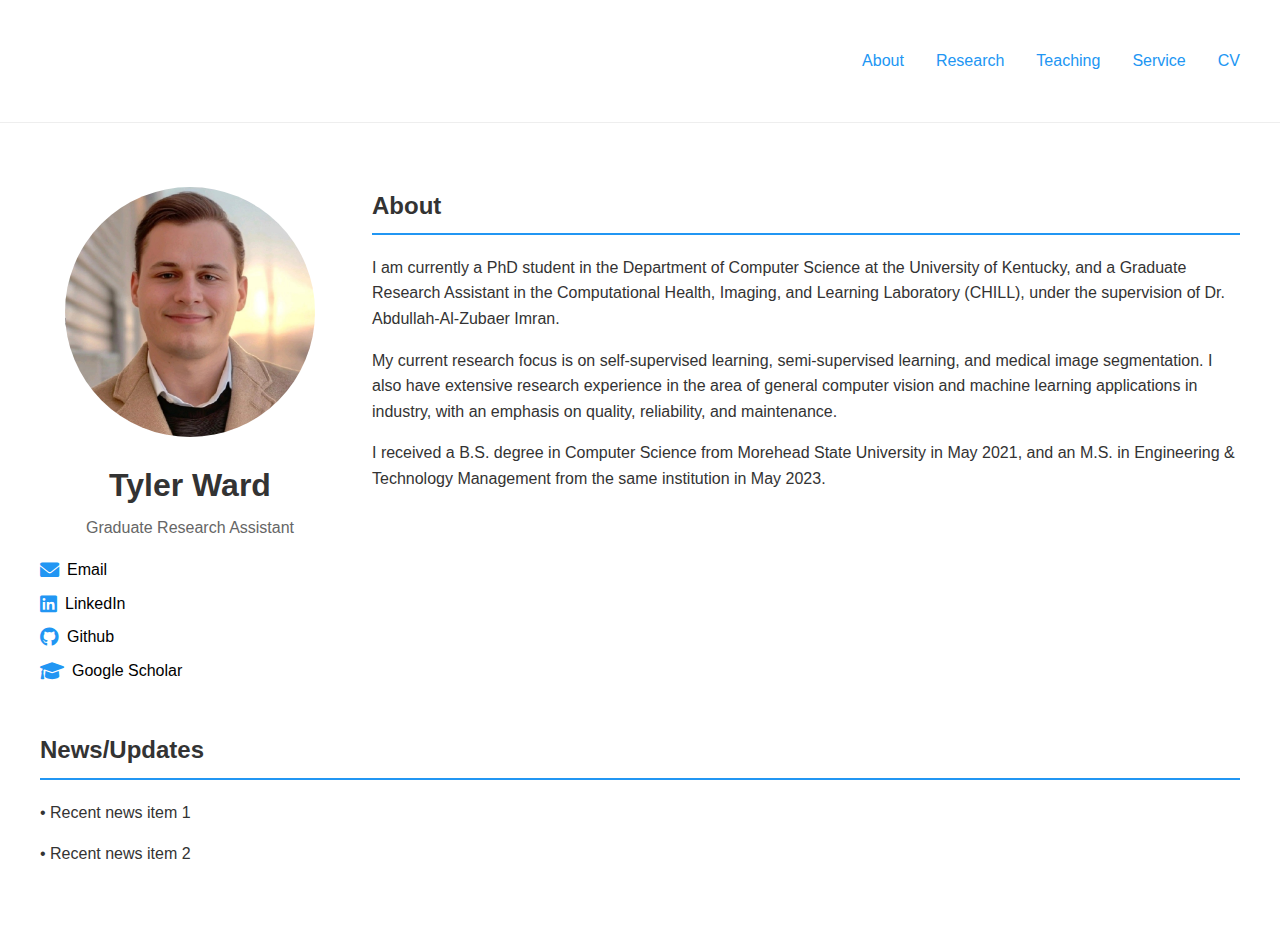
<file: index.html>
<!DOCTYPE html>
<html lang="en">
<head>
    <meta charset="UTF-8">
    <meta name="viewport" content="width=device-width, initial-scale=1.0">
    <title>Tyler Ward - Academic Portfolio</title>
    <link rel="stylesheet" href="assets/css/style.css">
    <link rel="stylesheet" href="https://cdnjs.cloudflare.com/ajax/libs/font-awesome/6.0.0-beta3/css/all.min.css">
</head>
<body>
    <nav>
        <div class="container">
            <ul>
                <li><a href="index.html">About</a></li>
                <li><a href="research.html">Research</a></li>
                <li><a href="teaching.html">Teaching</a></li>
                <li><a href="service.html">Service</a></li>
                <li><a href="cv.html">CV</a></li>
            </ul>
        </div>
    </nav>
    <main class="container">
        <div class="profile-section">
            <div class="profile-container">
                <img src="assets/images/tyler-fotor-20250109184119.png" alt="Profile Photo" class="profile-image">
                <h1>Tyler Ward</h1>
                <h2>Graduate Research Assistant</h2>
                <ul class="social-links">
                    <li><a href="mailto:tbwa233@uky.edu"><i class="fas fa-envelope"></i> Email</a></li>
                    <li><a href="https://linkedin.com/in/tyler-ward-6a5770192"><i class="fab fa-linkedin"></i> LinkedIn</a></li>
                    <li><a href="https://github.com/tbwa233"><i class="fab fa-github"></i> Github</a></li>
                    <li><a href="https://scholar.google.com/citations?user=F8d_ZhIAAAAJ&hl=en&oi=ao"><i class="fas fa-graduation-cap"></i> Google Scholar</a></li>
                </ul>
            </div>
            <div class="profile-info">
                <h2>About</h2>
                <div class="about-content">
                    <p>I am currently a PhD student in the Department of Computer Science at the University of Kentucky, and a Graduate Research Assistant in the Computational Health, Imaging, and Learning Laboratory (CHILL), under the supervision of Dr. Abdullah-Al-Zubaer Imran.</p>
                    <p>My current research focus is on self-supervised learning, semi-supervised learning, and medical image segmentation. I also have extensive research experience in the area of general computer vision and machine learning applications in industry, with an emphasis on quality, reliability, and maintenance.</p>
                    <p>I received a B.S. degree in Computer Science from Morehead State University in May 2021, and an M.S. in Engineering & Technology Management from the same institution in May 2023.</p>
                </div>
            </div>
        </div>
        <section class="section" id="news">
            <h2>News/Updates</h2>
            <div class="news-item">
                <p>• Recent news item 1</p>
            </div>
            <div class="news-item">
                <p>• Recent news item 2</p>
            </div>
        </section>
    </main>
</body>
</html>
</file>
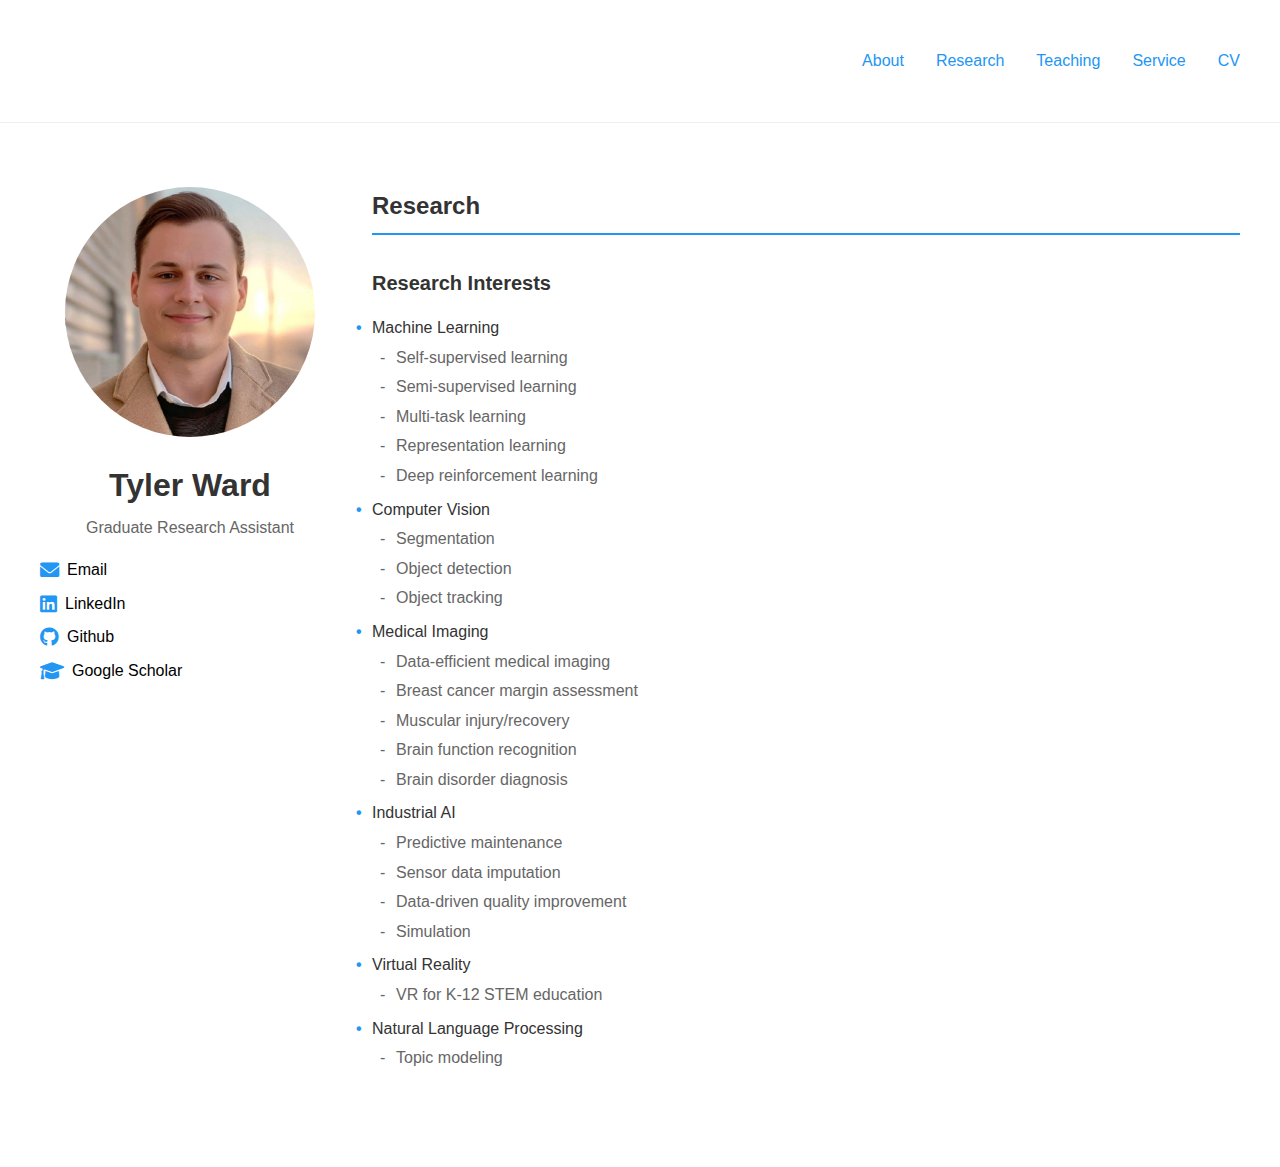
<file: research.html>
<!DOCTYPE html>
<html lang="en">
<head>
    <meta charset="UTF-8">
    <meta name="viewport" content="width=device-width, initial-scale=1.0">
    <title>Research - Tyler Ward</title>
    <link rel="stylesheet" href="assets/css/style.css">
    <link rel="stylesheet" href="https://cdnjs.cloudflare.com/ajax/libs/font-awesome/6.0.0-beta3/css/all.min.css">
</head>
<body>
    <nav>
        <div class="container">
            <ul>
                <li><a href="index.html">About</a></li>
                <li><a href="research.html">Research</a></li>
                <li><a href="teaching.html">Teaching</a></li>
                <li><a href="service.html">Service</a></li>
                <li><a href="cv.html">CV</a></li>
            </ul>
        </div>
    </nav>
    <main class="container">
        <div class="profile-section">
            <div class="profile-container">
                <img src="assets/images/tyler-fotor-20250109184119.png" alt="Profile Photo" class="profile-image">
                <h1>Tyler Ward</h1>
                <h2>Graduate Research Assistant</h2>
                <ul class="social-links">
                    <li><a href="mailto:tbwa233@uky.edu"><i class="fas fa-envelope"></i> Email</a></li>
                    <li><a href="https://linkedin.com/in/tyler-ward-6a5770192"><i class="fab fa-linkedin"></i> LinkedIn</a></li>
                    <li><a href="https://github.com/tbwa233"><i class="fab fa-github"></i> Github</a></li>
                    <li><a href="https://scholar.google.com/citations?user=F8d_ZhIAAAAJ&hl=en&oi=ao"><i class="fas fa-graduation-cap"></i> Google Scholar</a></li>
                </ul>
            </div>
            <div class="profile-info">
                <h2>Research</h2>
                <section class="section">
                    <h3>Research Interests</h3>
                    <ul class="research-list">
                        <li>Machine Learning
                            <ul>
                                <li>Self-supervised learning</li>
                                <li>Semi-supervised learning</li>
                                <li>Multi-task learning</li>
                                <li>Representation learning</li>
                                <li>Deep reinforcement learning</li>
                            </ul>
                        </li>
                        <li>Computer Vision
                            <ul>
                                <li>Segmentation</li>
                                <li>Object detection</li>
                                <li>Object tracking</li>
                            </ul>
                        </li>
                        <li>Medical Imaging
                            <ul>
                                <li>Data-efficient medical imaging</li>
                                <li>Breast cancer margin assessment</li>
                                <li>Muscular injury/recovery</li>
                                <li>Brain function recognition</li>
                                <li>Brain disorder diagnosis</li>
                            </ul>
                        </li>
                        <li>Industrial AI
                            <ul>
                                <li>Predictive maintenance</li>
                                <li>Sensor data imputation</li>
                                <li>Data-driven quality improvement</li>
                                <li>Simulation</li>
                            </ul>
                        </li>
                        <li>Virtual Reality
                            <ul>
                                <li>VR for K-12 STEM education</li>
                            </ul>
                        </li>
                        <li>Natural Language Processing
                            <ul>
                                <li>Topic modeling</li>
                            </ul>
                        </li>
                    </ul>
                </section>
            </div>
        </div>
    </main>
</body>
</html>
</file>
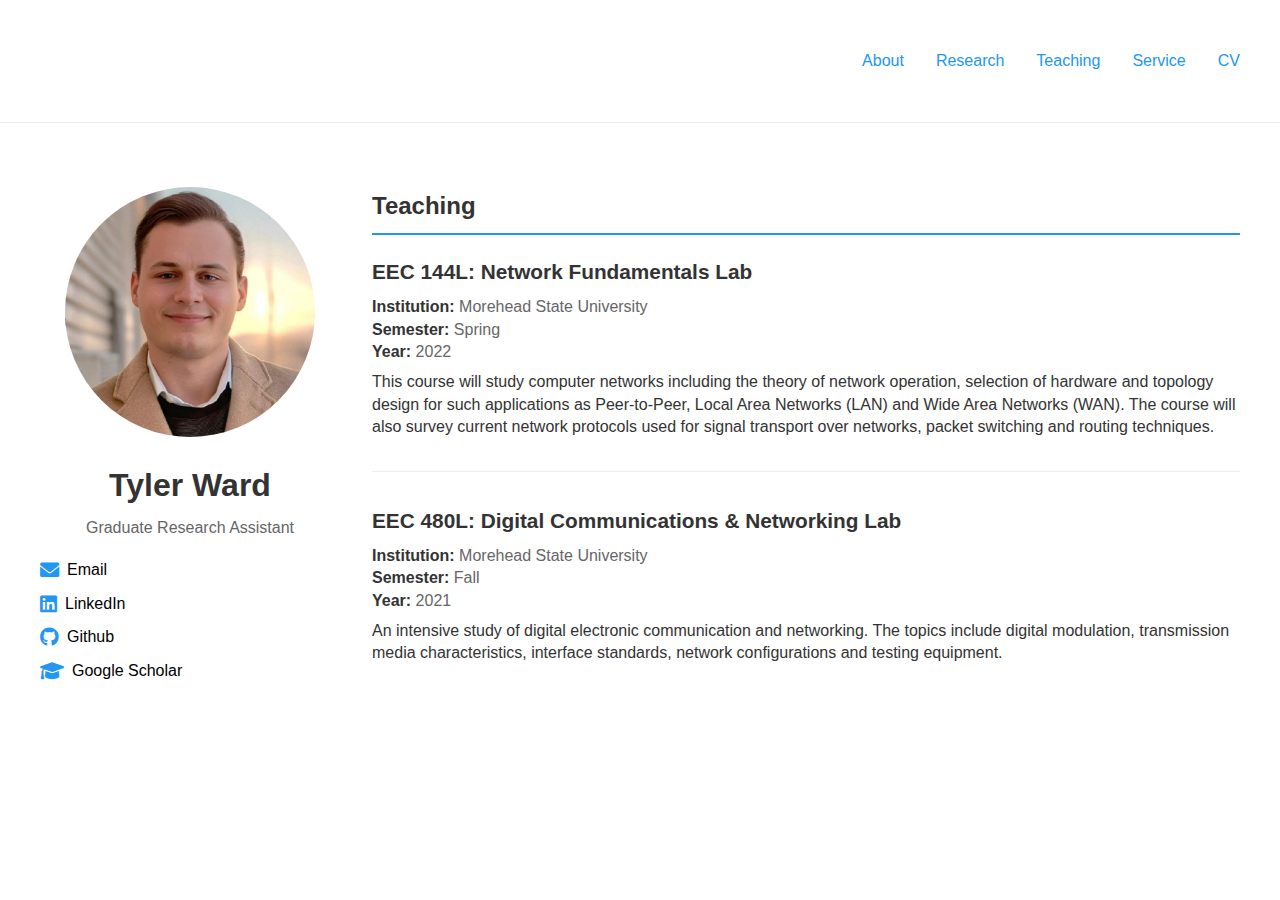
<file: teaching.html>
<!DOCTYPE html>
<html lang="en">
<head>
    <meta charset="UTF-8">
    <meta name="viewport" content="width=device-width, initial-scale=1.0">
    <title>Teaching - Tyler Ward</title>
    <link rel="stylesheet" href="assets/css/style.css">
    <link rel="stylesheet" href="https://cdnjs.cloudflare.com/ajax/libs/font-awesome/6.0.0-beta3/css/all.min.css">
</head>
<body>
    <nav>
        <div class="container">
            <ul>
                <li><a href="index.html">About</a></li>
                <li><a href="research.html">Research</a></li>
                <li><a href="teaching.html">Teaching</a></li>
                <li><a href="service.html">Service</a></li>
                <li><a href="cv.html">CV</a></li>
            </ul>
        </div>
    </nav>

    <main class="container">
        <div class="profile-section">
            <div class="profile-container">
                <img src="assets/images/tyler-fotor-20250109184119.png" alt="Profile Photo" class="profile-image">
                <h1>Tyler Ward</h1>
                <h2>Graduate Research Assistant</h2>
                <ul class="social-links">
                    <li><a href="mailto:tbwa233@uky.edu"><i class="fas fa-envelope"></i> Email</a></li>
                    <li><a href="https://linkedin.com/in/tyler-ward-6a5770192"><i class="fab fa-linkedin"></i> LinkedIn</a></li>
                    <li><a href="https://github.com/tbwa233"><i class="fab fa-github"></i> Github</a></li>
                    <li><a href="https://scholar.google.com/citations?user=F8d_ZhIAAAAJ&hl=en&oi=ao"><i class="fas fa-graduation-cap"></i> Google Scholar</a></li>
                </ul>
            </div>
            <div class="profile-info">
                <h2>Teaching</h2>
                <section class="course-section">
                    <div class="course-item">
                        <h3>EEC 144L: Network Fundamentals Lab</h3>
                        <div class="course-details">
                            <p><strong>Institution:</strong> Morehead State University</p>
                            <p><strong>Semester:</strong> Spring</p>
                            <p><strong>Year:</strong> 2022</p>
                        </div>
                        <div class="course-description">
                            <p>This course will study computer networks including the theory of network operation, selection of hardware and topology design for such applications as Peer-to-Peer, Local Area Networks (LAN) and Wide Area Networks (WAN). The course will also survey current network protocols used for signal transport over networks, packet switching and routing techniques.</p>
                        </div>
                    </div>

                    <div class="course-item">
                        <h3>EEC 480L: Digital Communications & Networking Lab</h3>
                        <div class="course-details">
                            <p><strong>Institution:</strong> Morehead State University</p>
                            <p><strong>Semester:</strong> Fall</p>
                            <p><strong>Year:</strong> 2021</p>
                        </div>
                        <div class="course-description">
                            <p>An intensive study of digital electronic communication and networking. The topics include digital modulation, transmission media characteristics, interface standards, network configurations and testing equipment.</p>
                        </div>
                    </div>
                </section>
            </div>
        </div>
    </main>
</body>
</html>
</file>
<file: assets/css/style.css>
/* Root variables for consistent theming */
:root {
    --primary-color: #2196F3;
    --text-color: #333;
    --background-color: #fff;
}

/* Base styles */
body {
    font-family: -apple-system, BlinkMacSystemFont, 'Segoe UI', Roboto, Oxygen, Ubuntu, Cantarell, sans-serif;
    line-height: 1.6;
    margin: 0;
    padding: 0;
    color: var(--text-color);
    background-color: var(--background-color);
}

.container {
    max-width: 1200px;
    margin: 0 auto;
    padding: 2rem;
}

/* Navigation styles */
/* Navigation styles */
nav {
    border-bottom: 1px solid #eee;
    padding: 1rem 0;
}

nav .container {
    display: flex;
    justify-content: flex-end; /* This moves the nav to the right */
}

nav ul {
    list-style: none;
    padding: 0;
    margin: 0;
    display: flex;
    gap: 2rem;
}

/* Profile section styles */
.profile-section {
    display: grid;
    grid-template-columns: 300px 1fr;
    gap: 2rem;
    margin: 2rem 0;
}

.profile-container {
    text-align: center;
}

.profile-container h1 {
    margin: 0.5rem 0 0.25rem 0; /* Reduced top margin from 1rem to 0.5rem */
    color: var(--text-color);
    font-size: 2rem;
}

.profile-container h2 {
    margin: 0 0 1rem 0;
    font-weight: normal;
    color: #666;
    font-size: 1rem; /* Match the size of social links */
}

.profile-image {
    width: 250px;
    height: 250px;
    border-radius: 50%;
    object-fit: cover;
    margin-bottom: 0.5rem; /* Reduced from 1rem to 0.5rem */
}

.profile-info h2 {
    color: var(--text-color);
    border-bottom: 2px solid var(--primary-color);
    padding-bottom: 0.5rem;
    margin-top: 0;
    font-weight: bold; /* Make 'About' bold */
}

/* Social links styles */
.social-links {
    list-style: none;
    padding: 0;
    margin: 1rem 0;
}

.social-links li {
    margin-bottom: 0.5rem;
}

.social-links a {
    text-decoration: none;
    color: black;
    font-weight: 500;
    display: flex;
    align-items: center;
}

.social-links a:hover {
    text-decoration: underline;
}

.social-links i {
    margin-right: 0.5rem;
    color: var(--primary-color);
    font-size: 1.2rem;
    vertical-align: middle;
}

/* Section styles */
.section {
    margin: 2rem 0;
}

.section h2 {
    color: var(--text-color);
    border-bottom: 2px solid var(--primary-color);
    padding-bottom: 0.5rem;
}

/* News items styles */
.news-item {
    margin-bottom: 1rem;
}

/* General link styles */
a {
    color: var(--primary-color);
    text-decoration: none;
}

a:hover {
    text-decoration: underline;
}

/* Publication styles */
.publication-list {
    margin-top: 2rem;
}

.publication-item {
    margin-bottom: 2rem;
    padding-bottom: 1rem;
    border-bottom: 1px solid #eee;
}

.publication-item h3 {
    margin: 0 0 0.5rem 0;
    color: var(--text-color);
}

.publication-item .authors {
    color: #666;
    margin: 0.5rem 0;
}

.publication-item .venue {
    color: #888;
    font-style: italic;
    margin: 0.5rem 0;
}

.publication-links {
    margin-top: 0.5rem;
}

.paper-link {
    margin-right: 1rem;
}

.paper-link i {
    margin-right: 0.25rem;
}

/* Research page styles */
.section h3 {
    color: var(--text-color);
    margin: 1.5rem 0 1rem 0;
    font-size: 1.25rem;
}

.section ul {
    list-style-type: none;
    padding-left: 0;
}

.section ul li {
    margin-bottom: 0.5rem;
    font-size: 1rem;
}

.project-item {
    margin-bottom: 2rem;
}

.project-item h4 {
    color: var(--text-color);
    margin: 0 0 0.5rem 0;
    font-size: 1.1rem;
}

.project-item p {
    margin: 0;
    color: #666;
    line-height: 1.6;
}
/* Teaching page styles */
.course-section {
    margin-top: 1rem;
}

.course-item {
    margin-bottom: 2rem; /* Keep space between courses */
    padding-bottom: 2rem;
    border-bottom: 1px solid #eee;
}

.course-item:last-child {
    border-bottom: none;
}

.course-item h3 {
    color: var(--text-color);
    margin: 0 0 0.5rem 0; /* Reduced margin after course title */
    font-size: 1.3rem;
}

.course-details {
    margin: 0.5rem 0; /* Reduced margin around details section */
}

.course-details p {
    margin: 0; /* Remove margins between detail lines */
    color: #666;
    line-height: 1.4; /* Slightly reduced line height */
}

.course-details strong {
    color: var(--text-color);
}

.course-description {
    margin-top: 0.5rem; /* Reduced margin before description */
}

.course-description p {
    margin: 0;
    line-height: 1.4; /* Slightly reduced line height */
}

.research-list {
    list-style-type: none;
    padding-left: 0;
}

.research-list > li {
    margin-bottom: 1rem;
    font-weight: 500;
}

.research-list ul {
    list-style-type: none;
    padding-left: 1.5rem;
    margin-top: 0.25rem;
}

.research-list ul li {
    font-weight: normal;
    margin: 0.25rem 0;
    color: #666;
}

.research-list > li::before {
    content: "•";
    color: var(--primary-color);
    font-weight: bold;
    display: inline-block;
    width: 1em;
    margin-left: -1em;
}

.research-list ul li::before {
    content: "-";
    color: #666;
    display: inline-block;
    width: 1em;
    margin-left: -1em;
}

/* Responsive design */
@media (max-width: 768px) {
    .profile-section {
        grid-template-columns: 1fr;
        text-align: center;
    }

    .profile-image {
        margin: 0 auto;
    }

    nav ul {
        flex-direction: column;
        gap: 1rem;
        text-align: center;
    }
}
</file>
